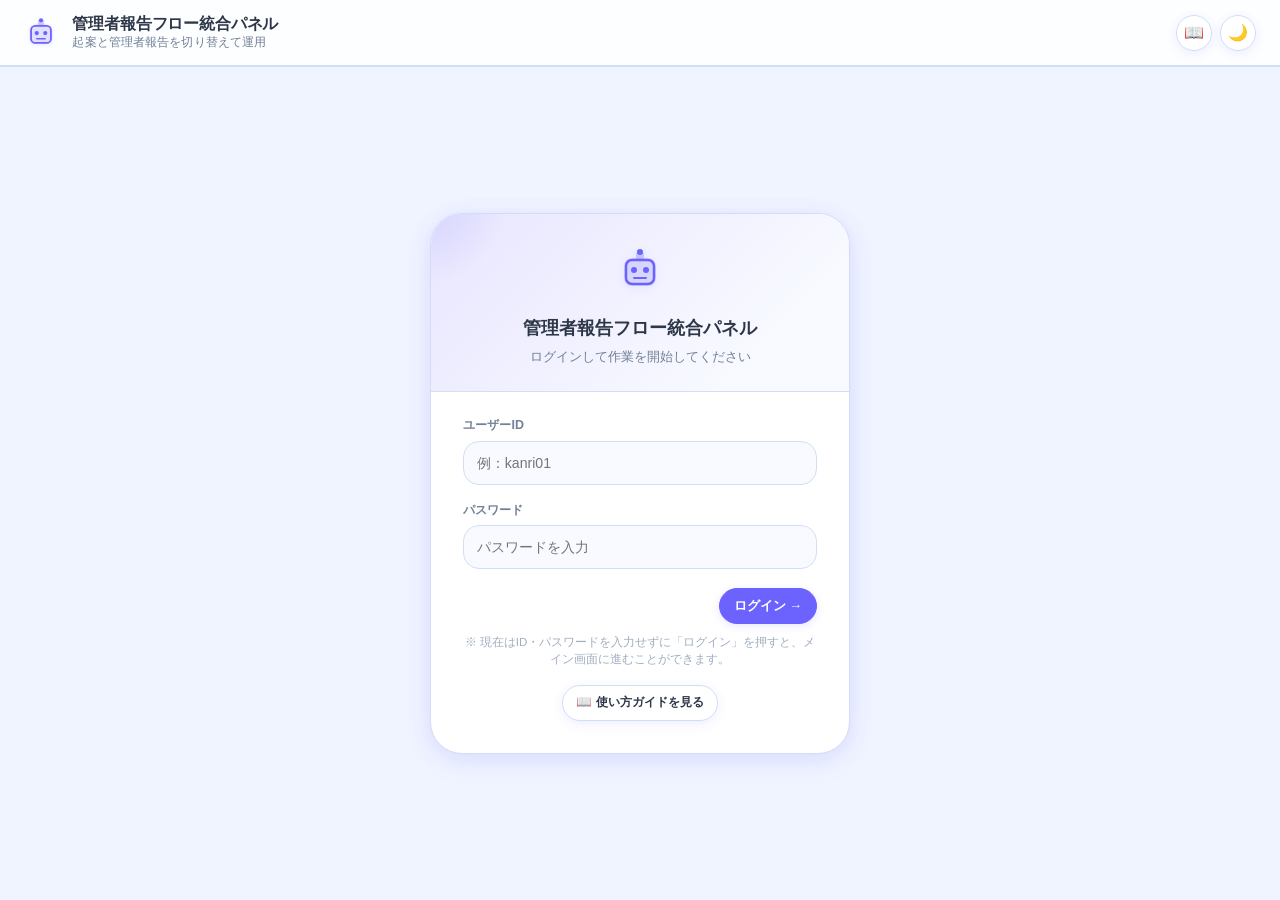
<file: index.html>
<!DOCTYPE html>
<html lang="ja" data-theme="light">
<head>
<meta charset="UTF-8" />
<meta name="viewport" content="width=device-width, initial-scale=1.0" />
<title>管理者報告フロー統合パネル - ログイン</title>
<link href="https://api.fontshare.com/v2/css?f[]=satoshi@400,500,700&display=swap" rel="stylesheet">
<link rel="stylesheet" href="common.css">
<style>
.login-wrap{display:flex;align-items:center;justify-content:center;flex:1;padding:1.5rem}
.login-card{background:var(--surface);border:1px solid var(--border);border-radius:var(--r-2xl);box-shadow:var(--shadow-md);max-width:420px;width:100%;overflow:hidden;animation:slideUp .4s cubic-bezier(.22,1,.36,1)}
.login-hd{padding:2rem 2rem 1.5rem;text-align:center;background:linear-gradient(135deg,var(--primary-light),var(--surface-2) 80%);border-bottom:1px solid var(--border);position:relative;overflow:hidden}
.login-hd::before{content:'';position:absolute;top:-50%;left:-20%;width:160px;height:160px;background:radial-gradient(circle,var(--primary-glow),transparent 70%);pointer-events:none}
.login-hd svg{width:48px;height:48px;color:var(--primary);filter:drop-shadow(0 2px 4px var(--primary-glow));margin-bottom:.8rem}
.login-hd h3{font-size:1.1rem;font-weight:700;margin-bottom:.3rem}
.login-hd p{font-size:.82rem;color:var(--muted);line-height:1.5}
.login-bd{padding:1.5rem 2rem 2rem}
.login-field{margin-bottom:1rem}
.login-field label{display:block;font-size:.78rem;font-weight:600;color:var(--muted);margin-bottom:.3rem;letter-spacing:.01em}
.login-field .input{width:100%;height:44px}
.login-btn-row{display:flex;justify-content:flex-end;gap:.6rem;margin-top:1.2rem}
.login-hint{margin-top:.6rem;font-size:.72rem;color:var(--faint);text-align:center;line-height:1.5}
.login-error{margin-top:.6rem;padding:.5rem .7rem;border-radius:var(--r-md);background:var(--error-soft);color:var(--error);font-size:.78rem;text-align:center;display:none}
.login-hd svg{animation:float 3s ease-in-out infinite}
@media(max-width:560px){
.login-card{max-width:100%}
.login-hd{padding:1.5rem 1.2rem 1.2rem}
.login-bd{padding:1.2rem}
}
</style>
</head>
<body>
<header class="topbar">
<div class="brand">
<svg viewBox="0 0 48 48" fill="none" aria-hidden="true">
<rect x="8" y="12" width="32" height="28" rx="8" fill="currentColor" opacity=".15"/>
<rect x="10" y="14" width="28" height="24" rx="6" stroke="currentColor" stroke-width="2.5"/>
<circle cx="18" cy="24" r="3" fill="currentColor"/>
<circle cx="30" cy="24" r="3" fill="currentColor"/>
<path d="M18 32h12" stroke="currentColor" stroke-width="2" stroke-linecap="round"/>
<rect x="20" y="6" width="8" height="8" rx="2" fill="currentColor" opacity=".3"/>
<circle cx="24" cy="6" r="3" fill="currentColor"/>
</svg>
<div>
<h1>管理者報告フロー統合パネル</h1>
<p>起案と管理者報告を切り替えて運用</p>
</div>
</div>
<div class="actions">
<button class="icon-btn" id="guideBtn" aria-label="使い方ガイド" onclick="location.href='https://morikawa001.github.io/kanri_flow/guide.html'" title="使い方ガイド">📖</button>
<button class="icon-btn" id="themeBtn" aria-label="テーマ切替">🌙</button>
</div>
</header>

<div class="login-wrap">
<div class="login-card">
<div class="login-hd">
<svg viewBox="0 0 48 48" fill="none" aria-hidden="true">
<rect x="8" y="12" width="32" height="28" rx="8" fill="currentColor" opacity=".15"/>
<rect x="10" y="14" width="28" height="24" rx="6" stroke="currentColor" stroke-width="2.5"/>
<circle cx="18" cy="24" r="3" fill="currentColor"/>
<circle cx="30" cy="24" r="3" fill="currentColor"/>
<path d="M18 32h12" stroke="currentColor" stroke-width="2" stroke-linecap="round"/>
<rect x="20" y="6" width="8" height="8" rx="2" fill="currentColor" opacity=".3"/>
<circle cx="24" cy="6" r="3" fill="currentColor"/>
</svg>
<h3>管理者報告フロー統合パネル</h3>
<p>ログインして作業を開始してください</p>
</div>
<div class="login-bd">
<div class="login-field">
<label for="loginUserId">ユーザーID</label>
<input type="text" class="input" id="loginUserId" placeholder="例：kanri01">
</div>
<div class="login-field">
<label for="loginPassword">パスワード</label>
<input type="password" class="input" id="loginPassword" placeholder="パスワードを入力">
</div>
<div class="login-error" id="loginError"></div>
<div class="login-btn-row">
<button class="primary-btn" id="loginBtn">ログイン →</button>
</div>
<div class="login-hint">※ 現在はID・パスワードを入力せずに「ログイン」を押すと、メイン画面に進むことができます。</div>
<div style="margin-top:1rem;text-align:center">
<button class="ghost-btn" onclick="location.href='https://morikawa001.github.io/kanri_flow/guide.html'" style="font-size:.78rem">📖 使い方ガイドを見る</button>
</div>
</div>
</div>
</div>

<script src="common.js?v=20260811"></script>
<script src="common-flow.js?v=20260824"></script>
<script src="common-csv.js?v=20260819"></script>
<script src="common-docx.js?v=20260902"></script>
<script src="common-ui.js?v=20260906"></script>
<script>
document.getElementById('loginBtn').addEventListener('click',function(){
window.location.href='https://morikawa001.github.io/kanri_flow/procedure.html';
});
</script>
</body>
</html>
</file>
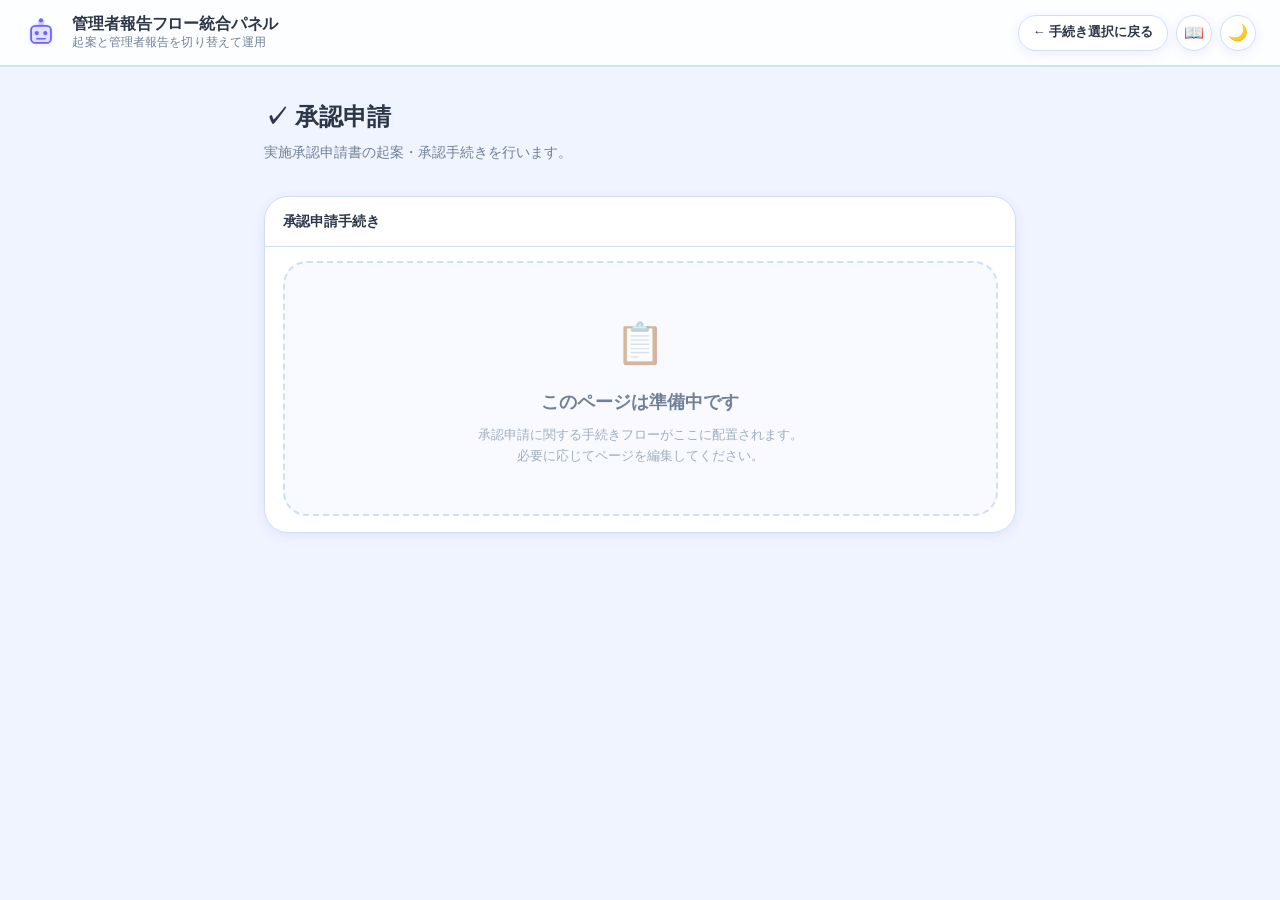
<file: approval.html>
<!DOCTYPE html>
<html lang="ja" data-theme="light">
<head>
<meta charset="UTF-8" />
<meta name="viewport" content="width=device-width, initial-scale=1.0" />
<title>承認申請 - 管理者報告フロー統合パネル</title>
<link href="https://api.fontshare.com/v2/css?f[]=satoshi@400,500,700&display=swap" rel="stylesheet">
<link rel="stylesheet" href="common.css">
<style>
.content-wrap{flex:1;padding:2rem 1.5rem;max-width:800px;width:100%;margin:0 auto}
.page-hd{margin-bottom:2rem;animation:slideUp .4s cubic-bezier(.22,1,.36,1)}
.page-hd h2{font-size:1.5rem;font-weight:700;margin-bottom:.3rem}
.page-hd p{color:var(--muted);font-size:.88rem;line-height:1.6}
.placeholder{padding:3rem 1.5rem;text-align:center;background:var(--surface-2);border:2px dashed var(--border);border-radius:var(--r-xl);animation:slideUp .6s cubic-bezier(.22,1,.36,1)}
.placeholder h3{font-size:1.1rem;color:var(--muted);margin-bottom:.5rem}
.placeholder p{font-size:.82rem;color:var(--faint);line-height:1.6}
.placeholder .icon{font-size:2.5rem;margin-bottom:.8rem;opacity:.5}
@media(max-width:560px){
.content-wrap{padding:1.2rem .85rem}
.page-hd h2{font-size:1.2rem}
}
</style>
</head>
<body>
<header class="topbar">
<div class="brand">
<svg viewBox="0 0 48 48" fill="none" aria-hidden="true">
<rect x="8" y="12" width="32" height="28" rx="8" fill="currentColor" opacity=".15"/>
<rect x="10" y="14" width="28" height="24" rx="6" stroke="currentColor" stroke-width="2.5"/>
<circle cx="18" cy="24" r="3" fill="currentColor"/>
<circle cx="30" cy="24" r="3" fill="currentColor"/>
<path d="M18 32h12" stroke="currentColor" stroke-width="2" stroke-linecap="round"/>
<rect x="20" y="6" width="8" height="8" rx="2" fill="currentColor" opacity=".3"/>
<circle cx="24" cy="6" r="3" fill="currentColor"/>
</svg>
<div>
<h1>管理者報告フロー統合パネル</h1>
<p>起案と管理者報告を切り替えて運用</p>
</div>
</div>
<div class="actions">
<button class="ghost-btn" onclick="location.href='https://morikawa001.github.io/kanri_flow/procedure.html'">← 手続き選択に戻る</button>
<button class="icon-btn" id="guideBtn" aria-label="使い方ガイド" onclick="location.href='https://morikawa001.github.io/kanri_flow/guide.html'" title="使い方ガイド">📖</button>
<button class="icon-btn" id="themeBtn" aria-label="テーマ切替">🌙</button>
</div>
</header>

<div class="content-wrap">
<div class="page-hd">
<h2>✓ 承認申請</h2>
<p>実施承認申請書の起案・承認手続きを行います。</p>
</div>
<div class="card">
<div class="card-hd"><h3>承認申請手続き</h3></div>
<div class="card-bd">
<div class="placeholder">
<div class="icon">📋</div>
<h3>このページは準備中です</h3>
<p>承認申請に関する手続きフローがここに配置されます。<br>必要に応じてページを編集してください。</p>
</div>
</div>
</div>
</div>

<script src="common.js?v=20260811"></script>
<script src="common-flow.js?v=20260824"></script>
<script src="common-csv.js?v=20260819"></script>
<script src="common-docx.js?v=20260902"></script>
<script src="common-ui.js?v=20260906"></script>
</body>
</html>
</file>
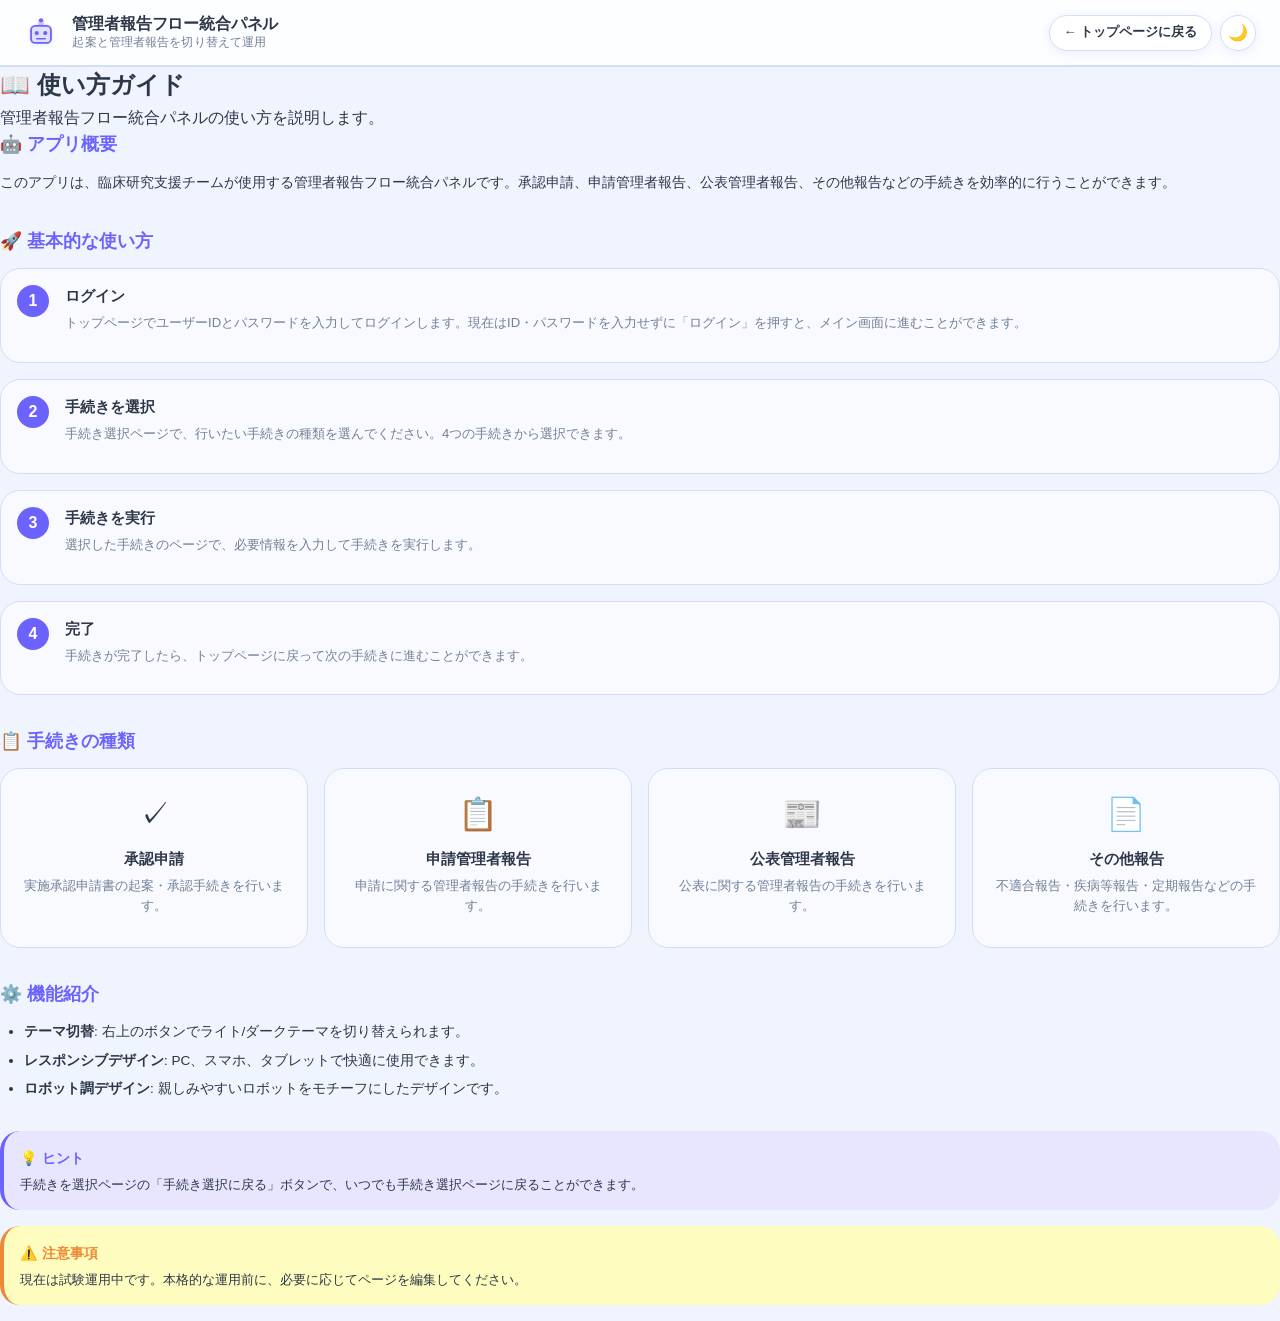
<file: guide.html>
<!DOCTYPE html>
<html lang="ja" data-theme="light">
<head>
<meta charset="UTF-8" />
<meta name="viewport" content="width=device-width, initial-scale=1.0" />
<title>使い方ガイド - 管理者報告フロー統合パネル</title>
<link href="https://api.fontshare.com/v2/css?f[]=satoshi@400,500,700&display=swap" rel="stylesheet">
<link rel="stylesheet" href="common.css">
<style>
.guide-section{margin-bottom:2rem}
.guide-section h3{font-size:1.1rem;font-weight:700;margin-bottom:.8rem;color:var(--primary);display:flex;align-items:center;gap:.5rem}
.guide-section p{font-size:.88rem;color:var(--text);line-height:1.7;margin-bottom:.8rem}
.guide-section ul{margin:.5rem 0 1rem;padding-left:1.5rem}
.guide-section li{font-size:.85rem;color:var(--text);line-height:1.6;margin-bottom:.4rem}

.step-list{display:grid;gap:1rem}
.step-item{display:flex;gap:1rem;align-items:flex-start;padding:1rem;background:var(--surface-2);border-radius:var(--r-lg);border:1px solid var(--border)}
.step-num{width:2rem;height:2rem;border-radius:50%;background:var(--primary);color:var(--inv);display:flex;align-items:center;justify-content:center;font-weight:700;flex-shrink:0}
.step-content h4{font-size:.92rem;font-weight:600;margin-bottom:.3rem}
.step-content p{font-size:.82rem;color:var(--muted);line-height:1.5}

.feature-grid{display:grid;grid-template-columns:repeat(auto-fit,minmax(250px,1fr));gap:1rem}
.feature-card{padding:1.2rem;background:var(--surface-2);border-radius:var(--r-lg);border:1px solid var(--border);text-align:center}
.feature-icon{font-size:2rem;margin-bottom:.5rem}
.feature-card h4{font-size:.92rem;font-weight:600;margin-bottom:.3rem}
.feature-card p{font-size:.82rem;color:var(--muted);line-height:1.5}

.tip-box{padding:1rem;background:var(--primary-light);border-radius:var(--r-lg);border-left:4px solid var(--primary);margin:1rem 0}
.tip-box h4{font-size:.88rem;font-weight:600;margin-bottom:.3rem;color:var(--primary)}
.tip-box p{font-size:.82rem;color:var(--text);line-height:1.5}

.warning-box{padding:1rem;background:var(--warn-soft);border-radius:var(--r-lg);border-left:4px solid var(--warn);margin:1rem 0}
.warning-box h4{font-size:.88rem;font-weight:600;margin-bottom:.3rem;color:var(--warn)}
.warning-box p{font-size:.82rem;color:var(--text);line-height:1.5}
</style>
</head>
<body>
<header class="topbar">
<div class="brand">
<svg viewBox="0 0 48 48" fill="none" aria-hidden="true">
<rect x="8" y="12" width="32" height="28" rx="8" fill="currentColor" opacity=".15"/>
<rect x="10" y="14" width="28" height="24" rx="6" stroke="currentColor" stroke-width="2.5"/>
<circle cx="18" cy="24" r="3" fill="currentColor"/>
<circle cx="30" cy="24" r="3" fill="currentColor"/>
<path d="M18 32h12" stroke="currentColor" stroke-width="2" stroke-linecap="round"/>
<rect x="20" y="6" width="8" height="8" rx="2" fill="currentColor" opacity=".3"/>
<circle cx="24" cy="6" r="3" fill="currentColor"/>
</svg>
<div>
<h1>管理者報告フロー統合パネル</h1>
<p>起案と管理者報告を切り替えて運用</p>
</div>
</div>
<div class="actions">
<button class="ghost-btn" onclick="location.href='https://morikawa001.github.io/kanri_flow/'">← トップページに戻る</button>
<button class="icon-btn" id="themeBtn" aria-label="テーマ切替">🌙</button>
</div>
</header>

<div class="content-wrap">
<div class="page-hd">
<h2>📖 使い方ガイド</h2>
<p>管理者報告フロー統合パネルの使い方を説明します。</p>
</div>

<div class="guide-section">
<h3>🤖 アプリ概要</h3>
<p>このアプリは、臨床研究支援チームが使用する管理者報告フロー統合パネルです。承認申請、申請管理者報告、公表管理者報告、その他報告などの手続きを効率的に行うことができます。</p>
</div>

<div class="guide-section">
<h3>🚀 基本的な使い方</h3>
<div class="step-list">
<div class="step-item">
<div class="step-num">1</div>
<div class="step-content">
<h4>ログイン</h4>
<p>トップページでユーザーIDとパスワードを入力してログインします。現在はID・パスワードを入力せずに「ログイン」を押すと、メイン画面に進むことができます。</p>
</div>
</div>
<div class="step-item">
<div class="step-num">2</div>
<div class="step-content">
<h4>手続きを選択</h4>
<p>手続き選択ページで、行いたい手続きの種類を選んでください。4つの手続きから選択できます。</p>
</div>
</div>
<div class="step-item">
<div class="step-num">3</div>
<div class="step-content">
<h4>手続きを実行</h4>
<p>選択した手続きのページで、必要情報を入力して手続きを実行します。</p>
</div>
</div>
<div class="step-item">
<div class="step-num">4</div>
<div class="step-content">
<h4>完了</h4>
<p>手続きが完了したら、トップページに戻って次の手続きに進むことができます。</p>
</div>
</div>
</div>
</div>

<div class="guide-section">
<h3>📋 手続きの種類</h3>
<div class="feature-grid">
<div class="feature-card">
<div class="feature-icon">✓</div>
<h4>承認申請</h4>
<p>実施承認申請書の起案・承認手続きを行います。</p>
</div>
<div class="feature-card">
<div class="feature-icon">📋</div>
<h4>申請管理者報告</h4>
<p>申請に関する管理者報告の手続きを行います。</p>
</div>
<div class="feature-card">
<div class="feature-icon">📰</div>
<h4>公表管理者報告</h4>
<p>公表に関する管理者報告の手続きを行います。</p>
</div>
<div class="feature-card">
<div class="feature-icon">📄</div>
<h4>その他報告</h4>
<p>不適合報告・疾病等報告・定期報告などの手続きを行います。</p>
</div>
</div>
</div>

<div class="guide-section">
<h3>⚙️ 機能紹介</h3>
<ul>
<li><strong>テーマ切替</strong>: 右上のボタンでライト/ダークテーマを切り替えられます。</li>
<li><strong>レスポンシブデザイン</strong>: PC、スマホ、タブレットで快適に使用できます。</li>
<li><strong>ロボット調デザイン</strong>: 親しみやすいロボットをモチーフにしたデザインです。</li>
</ul>
</div>

<div class="tip-box">
<h4>💡 ヒント</h4>
<p>手続きを選択ページの「手続き選択に戻る」ボタンで、いつでも手続き選択ページに戻ることができます。</p>
</div>

<div class="warning-box">
<h4>⚠️ 注意事項</h4>
<p>現在は試験運用中です。本格的な運用前に、必要に応じてページを編集してください。</p>
</div>
</div>

<script src="common.js?v=20260811"></script>
<script src="common-flow.js?v=20260824"></script>
<script src="common-csv.js?v=20260819"></script>
<script src="common-docx.js?v=20260902"></script>
<script src="common-ui.js?v=20260906"></script>
</body>
</html>
</file>
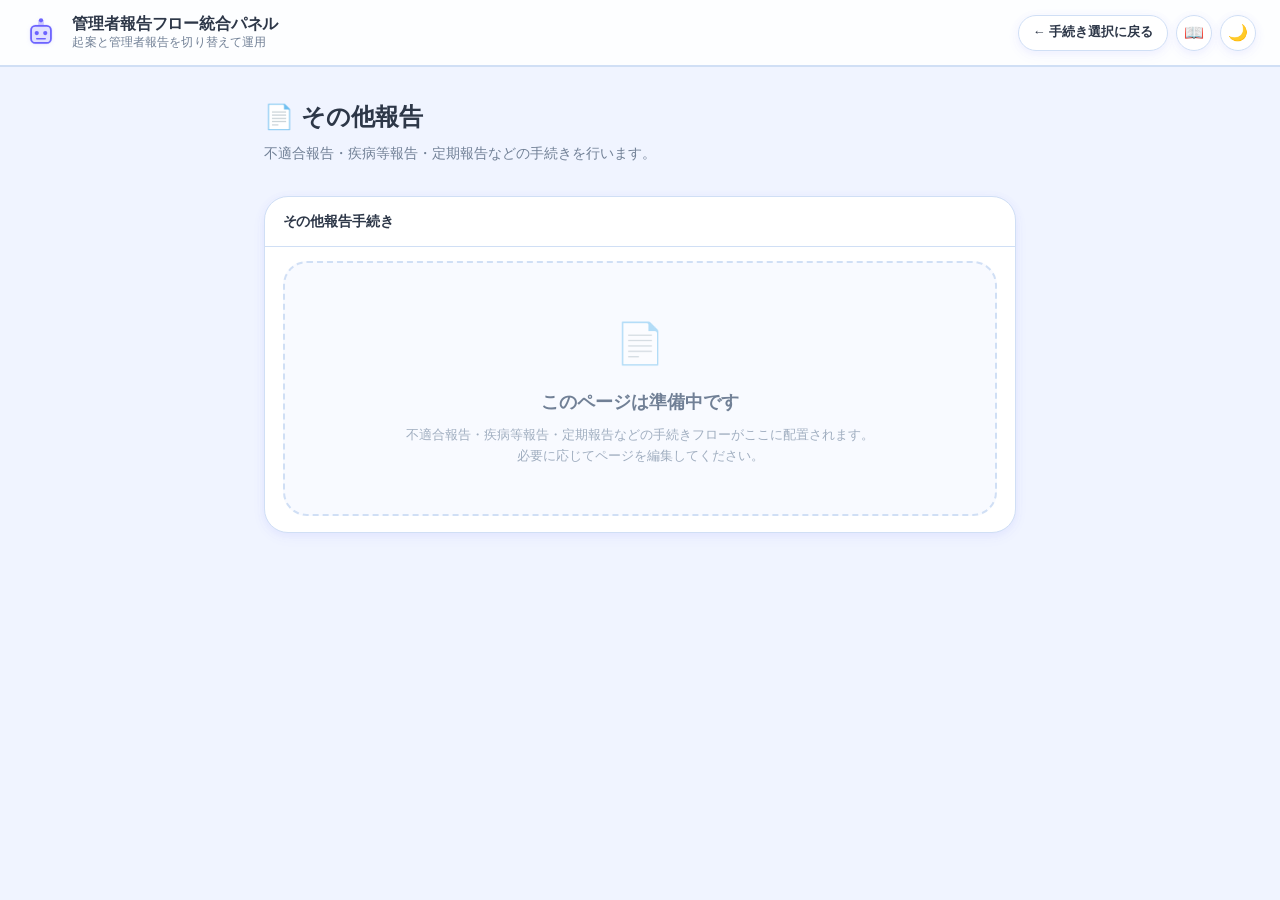
<file: other_report.html>
<!DOCTYPE html>
<html lang="ja" data-theme="light">
<head>
<meta charset="UTF-8" />
<meta name="viewport" content="width=device-width, initial-scale=1.0" />
<title>その他報告 - 管理者報告フロー統合パネル</title>
<link href="https://api.fontshare.com/v2/css?f[]=satoshi@400,500,700&display=swap" rel="stylesheet">
<link rel="stylesheet" href="common.css">
<style>
.content-wrap{flex:1;padding:2rem 1.5rem;max-width:800px;width:100%;margin:0 auto}
.page-hd{margin-bottom:2rem;animation:slideUp .4s cubic-bezier(.22,1,.36,1)}
.page-hd h2{font-size:1.5rem;font-weight:700;margin-bottom:.3rem}
.page-hd p{color:var(--muted);font-size:.88rem;line-height:1.6}
.placeholder{padding:3rem 1.5rem;text-align:center;background:var(--surface-2);border:2px dashed var(--border);border-radius:var(--r-xl);animation:slideUp .6s cubic-bezier(.22,1,.36,1)}
.placeholder h3{font-size:1.1rem;color:var(--muted);margin-bottom:.5rem}
.placeholder p{font-size:.82rem;color:var(--faint);line-height:1.6}
.placeholder .icon{font-size:2.5rem;margin-bottom:.8rem;opacity:.5}
@media(max-width:560px){
.content-wrap{padding:1.2rem .85rem}
.page-hd h2{font-size:1.2rem}
}
</style>
</head>
<body>
<header class="topbar">
<div class="brand">
<svg viewBox="0 0 48 48" fill="none" aria-hidden="true">
<rect x="8" y="12" width="32" height="28" rx="8" fill="currentColor" opacity=".15"/>
<rect x="10" y="14" width="28" height="24" rx="6" stroke="currentColor" stroke-width="2.5"/>
<circle cx="18" cy="24" r="3" fill="currentColor"/>
<circle cx="30" cy="24" r="3" fill="currentColor"/>
<path d="M18 32h12" stroke="currentColor" stroke-width="2" stroke-linecap="round"/>
<rect x="20" y="6" width="8" height="8" rx="2" fill="currentColor" opacity=".3"/>
<circle cx="24" cy="6" r="3" fill="currentColor"/>
</svg>
<div>
<h1>管理者報告フロー統合パネル</h1>
<p>起案と管理者報告を切り替えて運用</p>
</div>
</div>
<div class="actions">
<button class="ghost-btn" onclick="location.href='https://morikawa001.github.io/kanri_flow/procedure.html'">← 手続き選択に戻る</button>
<button class="icon-btn" id="guideBtn" aria-label="使い方ガイド" onclick="location.href='https://morikawa001.github.io/kanri_flow/guide.html'" title="使い方ガイド">📖</button>
<button class="icon-btn" id="themeBtn" aria-label="テーマ切替">🌙</button>
</div>
</header>

<div class="content-wrap">
<div class="page-hd">
<h2>📄 その他報告</h2>
<p>不適合報告・疾病等報告・定期報告などの手続きを行います。</p>
</div>
<div class="card">
<div class="card-hd"><h3>その他報告手続き</h3></div>
<div class="card-bd">
<div class="placeholder">
<div class="icon">📄</div>
<h3>このページは準備中です</h3>
<p>不適合報告・疾病等報告・定期報告などの手続きフローがここに配置されます。<br>必要に応じてページを編集してください。</p>
</div>
</div>
</div>
</div>

<script src="common.js?v=20260811"></script>
<script src="common-flow.js?v=20260824"></script>
<script src="common-csv.js?v=20260819"></script>
<script src="common-docx.js?v=20260902"></script>
<script src="common-ui.js?v=20260906"></script>
</body>
</html>
</file>
<file: common.css>
/* ============================================================
   共通CSS - 管理者報告フロー統合パネル
   全ページで使用するCSS変数と基本スタイル
   ============================================================ */

/* テーマ変数 */
:root,[data-theme="light"]{
--bg:#f0f4ff;--surface:#ffffff;--surface-2:#f8faff;--surface-3:#e8f0fe;--border:#d0dff5;
--text:#2d3748;--muted:#718096;--faint:#a0aec0;--inv:#ffffff;
--primary:#6c63ff;--primary-2:#5a52d5;--primary-light:#e8e6ff;--primary-glow:rgba(108,99,255,.15);
--success:#48bb78;--success-soft:#c6f6d5;--success-glow:rgba(72,187,120,.1);
--warn:#ed8936;--warn-soft:#fefcbf;
--error:#fc8181;--error-soft:#fed7d7;
--blue:#4299e1;--blue-soft:#bee3f8;
--robot-accent:#ff6b9d;--robot-accent-light:#fff0f6;
--shadow-sm:0 2px 8px rgba(108,99,255,.08),0 4px 16px rgba(108,99,255,.04);--shadow-md:0 4px 20px rgba(108,99,255,.12),0 8px 32px rgba(108,99,255,.06);--shadow-lg:0 8px 40px rgba(108,99,255,.16);
--r-sm:.75rem;--r-md:1rem;--r-lg:1.25rem;--r-xl:1.5rem;--r-2xl:2rem;--pill:9999px;
--font:'Satoshi','Hiragino Sans','Yu Gothic',-apple-system,sans-serif;
--flow-guide:#eef2ff;
}
[data-theme="dark"]{
--bg:#1a1f36;--surface:#252b42;--surface-2:#2d3555;--surface-3:#364063;--border:#4a5578;
--text:#e2e8f0;--muted:#a0aec0;--faint:#718096;--inv:#1a1f36;
--primary:#9f7aea;--primary-2:#b794f4;--primary-light:#2d2555;--primary-glow:rgba(159,122,234,.2);
--success:#68d391;--success-soft:#1c3a2a;--success-glow:rgba(104,211,145,.15);
--warn:#f6ad55;--warn-soft:#4a3728;
--error:#fc8181;--error-soft:#4a2828;
--blue:#63b3ed;--blue-soft:#253341;
--robot-accent:#ff6b9d;--robot-accent-light:#3d2535;
--shadow-sm:0 2px 8px rgba(0,0,0,.3),0 4px 16px rgba(0,0,0,.2);--shadow-md:0 4px 20px rgba(0,0,0,.35),0 8px 32px rgba(0,0,0,.25);--shadow-lg:0 8px 40px rgba(0,0,0,.4);
--flow-guide:#1e2547;
}

/* リセット・基本 */
*{box-sizing:border-box;margin:0;padding:0}
body{font-family:var(--font);background:var(--bg);color:var(--text);line-height:1.6;min-height:100vh;display:flex;flex-direction:column;-webkit-font-smoothing:antialiased;-moz-osx-font-smoothing:grayscale}
button,input,select,textarea{font:inherit}
button{cursor:pointer;border:none;background:none;color:inherit}
::selection{background:var(--primary);color:var(--inv)}

/* トップバー */
.topbar{position:sticky;top:0;z-index:20;display:flex;justify-content:space-between;align-items:center;gap:1rem;padding:.85rem 1.5rem;background:color-mix(in srgb,var(--surface) 85%,transparent);backdrop-filter:blur(16px) saturate(1.4);border-bottom:1px solid var(--border);box-shadow:0 1px 0 var(--border)}
.brand{display:flex;gap:.9rem;align-items:center}
.brand svg{width:34px;height:34px;color:var(--primary);filter:drop-shadow(0 1px 2px var(--primary-glow))}
.brand h1{font-size:1rem;line-height:1.2;font-weight:700;letter-spacing:-.01em}
.brand p{font-size:.74rem;color:var(--muted);letter-spacing:.01em}
.actions{display:flex;gap:.5rem;align-items:center;flex-wrap:wrap;justify-content:flex-end;min-width:0}
.actions > .mode-group{flex:0 0 auto;white-space:nowrap}
.actions > button{flex:0 0 auto;white-space:nowrap;min-width:max-content}

/* ボタン共通 */
.icon-btn{width:36px;height:36px;display:grid;place-items:center;background:var(--surface);border:1px solid var(--border);box-shadow:var(--shadow-sm);border-radius:var(--pill);transition:all .2s cubic-bezier(.4,0,.2,1)}
.icon-btn:hover{background:var(--surface-3);border-color:var(--faint);transform:translateY(-1px);box-shadow:var(--shadow-md)}
.ghost-btn{min-height:36px;padding:0 .85rem;font-size:.8rem;font-weight:600;border:1px solid var(--border);background:var(--surface);box-shadow:var(--shadow-sm);border-radius:var(--pill);transition:all .2s cubic-bezier(.4,0,.2,1)}
.ghost-btn:hover{background:var(--surface-3);border-color:var(--faint);transform:translateY(-1px);box-shadow:var(--shadow-md)}
.primary-btn{border-radius:var(--pill);transition:all .2s cubic-bezier(.4,0,.2,1);min-height:36px;padding:0 .85rem;font-size:.8rem;font-weight:600;border:1px solid var(--primary);background:var(--primary);color:var(--inv);box-shadow:0 2px 8px var(--primary-glow)}
.primary-btn:hover{background:var(--primary-2);border-color:var(--primary-2);box-shadow:0 4px 16px var(--primary-glow);transform:translateY(-1px)}
.primary-btn:active{transform:translateY(0)}
.chip-btn{border-radius:var(--pill);transition:all .2s cubic-bezier(.4,0,.2,1);min-height:36px;padding:0 .85rem;font-size:.8rem;font-weight:600;border:1px solid var(--border);background:var(--surface);box-shadow:var(--shadow-sm)}
.chip-btn.active-mode{background:var(--primary);color:var(--inv);border-color:var(--primary);box-shadow:0 2px 8px var(--primary-glow)}
.chip-btn:not(.active-mode):hover,.ghost-btn:hover,.icon-btn:hover{background:var(--surface-3);border-color:var(--faint);transform:translateY(-1px);box-shadow:var(--shadow-md)}
.chip-btn:not(.active-mode):active,.ghost-btn:active,.icon-btn:active{transform:translateY(0)}

/* 入力フォーム */
.input,.select,.textarea{width:100%;background:var(--surface-2);border:1px solid var(--border);color:var(--text);border-radius:var(--r-md);padding:.65rem .8rem;min-height:40px;transition:border-color .2s,box-shadow .2s;font-size:.88rem}
.input:focus,.select:focus,.textarea:focus{outline:none;border-color:var(--primary);box-shadow:0 0 0 3px var(--primary-glow)}
.textarea{min-height:88px;resize:vertical}
.field label{display:block;font-size:.75rem;font-weight:600;color:var(--muted);margin-bottom:.25rem;letter-spacing:.01em}
.help{margin-top:.25rem;font-size:.72rem;color:var(--faint);line-height:1.4}
.readonly{background:var(--primary-light);color:var(--primary);font-weight:600}

/* カード */
.card,.panel{background:var(--surface);border:1px solid var(--border);border-radius:var(--r-xl);box-shadow:var(--shadow-sm);transition:box-shadow .2s ease}
.card:hover{box-shadow:var(--shadow-md)}
.card-hd,.panel-hd{padding:.85rem 1.1rem;border-bottom:1px solid var(--border);display:flex;justify-content:space-between;align-items:center;gap:.6rem}
.card-hd h3,.panel-hd h3{font-size:.85rem;font-weight:600;letter-spacing:-.01em}
.card-bd,.panel-bd{padding:.9rem 1.1rem 1rem}

/* ヘッダー */
.headline{padding:1rem 1.5rem .35rem;position:relative}
.headline::after{content:'';position:absolute;bottom:0;left:1.5rem;right:1.5rem;height:1px;background:linear-gradient(90deg,var(--border),transparent)}
.headline h2{font-size:1.2rem;line-height:1.25;margin-bottom:.2rem;letter-spacing:-.02em;font-weight:700}
.headline p{color:var(--muted);font-size:.82rem;max-width:80ch;line-height:1.5}

/* フローガイド */
.flow-guide{display:flex;gap:0;align-items:center;padding:.6rem 1.5rem;background:var(--flow-guide);border-bottom:1px solid var(--border);font-size:.72rem;color:var(--muted);overflow-x:auto;white-space:nowrap}
.flow-guide .flow-step{display:inline-flex;align-items:center;gap:.3rem;padding:.25rem .6rem;border-radius:var(--pill);transition:all .2s ease}
.flow-guide .flow-step.current{background:var(--primary-light);color:var(--primary);font-weight:700}
.flow-guide .flow-step.done{color:var(--success);font-weight:600}
.flow-guide .flow-arrow{margin:0 .15rem;color:var(--faint);font-size:.65rem;flex:0 0 auto}

/* メインエリア */
.main{display:grid;grid-template-columns:1.3fr 1fr;gap:1.5rem;padding:0 1.5rem 1.5rem;align-items:start}

/* ヒーローボックス */
.hero-box{padding:1rem 1.1rem .9rem;background:linear-gradient(135deg,var(--primary-light),var(--surface-2) 80%);border-bottom:1px solid var(--border);display:flex;gap:.9rem;align-items:flex-start;border-radius:var(--r-xl) var(--r-xl) 0 0;position:relative;overflow:hidden}
.hero-box::before{content:'';position:absolute;top:-50%;right:-20%;width:200px;height:200px;background:radial-gradient(circle,var(--primary-glow),transparent 70%);pointer-events:none}
.hero-num{width:2.2rem;height:2.2rem;border-radius:50%;background:var(--primary);color:var(--inv);display:grid;place-items:center;font-weight:700;flex:0 0 auto;font-size:.9rem;box-shadow:0 2px 8px var(--primary-glow);position:relative;z-index:1}
.hero-box h3{font-size:1.05rem;line-height:1.2;margin-bottom:.2rem;font-weight:600}
.hero-box p{font-size:.8rem;color:var(--muted);line-height:1.5}
.hero-tags{display:flex;gap:.35rem;flex-wrap:wrap;margin-top:.5rem;position:relative;z-index:1}

/* タグ */
.tag{display:inline-flex;align-items:center;gap:.3rem;height:24px;padding:0 .55rem;border-radius:var(--pill);font-size:.67rem;font-weight:600}
.tag.primary{background:var(--primary-light);color:var(--primary)}
.tag.success{background:var(--success-soft);color:var(--success)}
.tag.warn{background:var(--warn-soft);color:var(--warn)}
.tag.blue{background:var(--blue-soft);color:var(--blue)}

/* チェックリスト */
.checklist{display:grid;gap:.5rem}
.checkitem{display:flex;gap:.7rem;align-items:flex-start;padding:.65rem .8rem;border:1px solid var(--border);background:var(--surface-2);border-radius:var(--r-lg);transition:all .2s ease}
.checkitem:hover{border-color:var(--faint)}
.checkitem.checked{background:var(--success-soft);border-color:var(--success)}
.checkitem input{width:1.05rem;height:1.05rem;accent-color:var(--primary);margin-top:.15rem;flex:0 0 auto;cursor:pointer}
.checkitem strong{display:block;font-size:.82rem;margin-bottom:.06rem;font-weight:600;line-height:1.3}
.checkitem span{font-size:.73rem;color:var(--muted);line-height:1.4}

/* グリッド */
.grid-2{display:grid;grid-template-columns:1fr 1fr;gap:.75rem}
.grid-3{display:grid;grid-template-columns:1fr 1fr 1fr;gap:.75rem}
.grid-4{display:grid;grid-template-columns:1fr 1fr 1fr 1fr;gap:.75rem}

/* テンプレートブロック */
.template-block{display:grid;gap:.7rem}
.template-card{padding:.85rem .95rem;border-radius:var(--r-lg);background:var(--surface-2);border:1px solid var(--border);transition:all .2s ease}
.template-card:hover{border-color:var(--faint)}
.template-card h4{font-size:.82rem;margin-bottom:.35rem;font-weight:600}
.mono{font-family:ui-monospace,'SF Mono',SFMono-Regular,Menlo,Consolas,monospace;font-size:.74rem;white-space:pre-wrap;word-break:break-word;line-height:1.5;color:var(--muted)}

/* CSV・Excelドロップゾーン */
.csv-dropzone{border:2px dashed var(--border);border-radius:var(--r-lg);padding:.6rem .7rem;background:var(--surface);transition:all .2s ease}
.csv-dropzone:hover{border-color:var(--primary)}
.csv-dropzone.drop-active{border-color:var(--primary);background:var(--primary-light);box-shadow:0 0 0 3px var(--primary-glow)}

/* KPI */
.kpi-row{display:grid;grid-template-columns:1fr 1fr 1fr;gap:.45rem}
.kpi{padding:.6rem .65rem;background:var(--surface-2);border-radius:var(--r-md);border:1px solid var(--border);transition:all .2s ease;text-align:center}
.kpi:hover{border-color:var(--faint);transform:translateY(-1px);box-shadow:var(--shadow-sm)}
.kpi strong{display:block;font-size:1.05rem;line-height:1;margin-bottom:.1rem;font-weight:700;letter-spacing:-.02em}
.kpi span{font-size:.65rem;color:var(--muted);font-weight:500}

/* リスト */
.map-list,.note-list,.file-list{display:grid;gap:.45rem}
.map-item,.note,.file-row{padding:.65rem .7rem;border-radius:var(--r-md);background:var(--surface-2);border:1px solid transparent;font-size:.78rem;transition:all .2s ease}
.map-item.active{background:var(--primary-light);color:var(--primary);border-color:var(--primary);font-weight:600;box-shadow:0 0 0 1px var(--primary)}
.map-item.done{background:var(--success-soft);color:var(--success)}
.map-item:not(.active):not(.done):hover{background:var(--surface-3)}
.file-row strong{display:block;font-size:.78rem;margin-bottom:.1rem;font-weight:600}
.file-row span{font-size:.7rem;color:var(--muted)}
.note.warn{background:var(--warn-soft);color:var(--warn)}
.note.info{border:1px solid var(--border);background:var(--surface-2)}

/* バッジ */
.badge{display:inline-flex;align-items:center;height:22px;padding:0 .5rem;border-radius:var(--pill);font-size:.68rem;font-weight:600;background:var(--surface-3);color:var(--muted);white-space:nowrap}
.small{font-size:.74rem;color:var(--muted)}
code{background:var(--surface-3);padding:.1em .35em;border-radius:var(--r-sm);font-size:.82em;font-family:ui-monospace,'SF Mono',Menlo,Consolas,monospace}
kbd{display:inline-block;padding:.15em .45em;font-size:.78em;font-family:ui-monospace,'SF Mono',Menlo,Consolas,monospace;background:var(--surface-3);border:1px solid var(--border);border-radius:var(--r-sm);box-shadow:0 1px 0 var(--border)}

/* ピックアップ行 */
.row-pick{display:flex;gap:.7rem;align-items:flex-start;padding:.7rem .75rem;border:1px solid var(--border);background:var(--surface-2);border-radius:var(--r-lg);transition:all .2s ease;cursor:pointer}
.row-pick:hover{border-color:var(--faint);background:var(--surface-3)}
.row-pick.selected{background:var(--primary-light);border-color:var(--primary);box-shadow:0 0 0 1px var(--primary)}
.row-pick input[type="checkbox"]{width:1.05rem;height:1.05rem;accent-color:var(--primary);margin-top:.18rem;flex:0 0 auto;cursor:pointer}
.row-pick-main{flex:1 1 auto;min-width:0}
.row-pick-main strong{display:block;font-size:.8rem;margin-bottom:.1rem;font-weight:600}
.row-pick-main span{display:block;font-size:.72rem;color:var(--muted);line-height:1.4}
.row-pick-grid{display:grid;grid-template-columns:repeat(auto-fill,minmax(170px,1fr));gap:.2rem .9rem;margin-top:.35rem}
.row-pick-grid .rp-item{display:flex;gap:.4rem;align-items:baseline;font-size:.72rem;line-height:1.5;min-width:0;color:var(--text)}
.row-pick-grid .rp-item em{font-style:normal;color:var(--faint);white-space:nowrap;flex:0 0 auto}
.row-pick-grid .rp-item b{font-weight:600;overflow:hidden;text-overflow:ellipsis;white-space:nowrap}

/* 成功バナー */
.success-banner{padding:2.5rem 1.5rem;text-align:center;background:linear-gradient(135deg,var(--success-soft),var(--surface-2));border:1px solid var(--success);border-radius:var(--r-2xl);box-shadow:0 4px 20px var(--success-glow)}
.success-banner h3{font-size:1.5rem;color:var(--success);margin:.5rem 0;font-weight:700}

/* CTA行 */
.cta-row{display:flex;justify-content:space-between;align-items:center;gap:1rem;padding:.85rem 1.1rem;background:var(--surface-3);border-top:1px solid var(--border);border-radius:0 0 var(--r-xl) var(--r-xl)}
.cta-row .hint{font-size:.74rem;color:var(--muted)}

/* アニメーション */
@keyframes slideUp{from{opacity:0;transform:translateY(30px) scale(.95)}to{opacity:1;transform:translateY(0) scale(1)}}
@keyframes float{0%,100%{transform:translateY(0)}50%{transform:translateY(-5px)}}
@keyframes pulse{0%,100%{transform:scale(1)}50%{transform:scale(1.05)}}
@keyframes fadeIn{from{opacity:0}to{opacity:1}}
.brand svg{animation:float 3s ease-in-out infinite}

/* モードグループ */
.mode-group{display:flex;gap:0;border-radius:var(--pill);border:1px solid var(--border);overflow:hidden;box-shadow:var(--shadow-sm);flex:1 1 auto;min-width:0}
.mode-group .chip-btn{flex:1 1 0;min-width:0;text-align:center;border:none;border-radius:0;min-height:36px;padding:.45rem 1.1rem;font-size:.82rem;position:relative;white-space:nowrap}
.mode-group .chip-btn.active-mode{background:var(--primary);color:var(--inv);font-weight:700}
.mode-group .chip-btn:not(.active-mode){background:var(--surface);color:var(--muted)}
.mode-group .chip-btn:not(.active-mode):hover{background:var(--surface-3);color:var(--text)}
.mode-group .chip-btn+.chip-btn{border-left:1px solid var(--border)}

/* AI結果エリア */
.ai-result-card{background:var(--surface);border:1px solid var(--border);border-radius:var(--r-lg);padding:1.2rem;margin-top:.8rem;animation:slideUp .3s ease}
.ai-result-header{display:flex;align-items:center;gap:.8rem;margin-bottom:.8rem}
.ai-badge{background:var(--primary);color:var(--inv);padding:.3rem .8rem;border-radius:var(--pill);font-size:.82rem;font-weight:700}
.ai-confidence{font-size:.78rem;color:var(--muted)}
.ai-result-reason{font-size:.85rem;color:var(--text);line-height:1.5;margin-bottom:.8rem;padding-bottom:.8rem;border-bottom:1px solid var(--border)}
.ai-result-details{display:grid;grid-template-columns:repeat(auto-fit,minmax(200px,1fr));gap:.5rem;margin-bottom:1rem}
.ai-detail{font-size:.82rem;padding:.4rem .6rem;background:var(--surface-2);border-radius:var(--r-sm)}
.ai-detail strong{color:var(--primary);margin-right:.3rem}
.ai-result-actions{display:flex;justify-content:flex-end}
.ai-action-btn{background:var(--primary);color:var(--inv);padding:.6rem 1.2rem;border-radius:var(--pill);font-size:.82rem;font-weight:700;border:none;cursor:pointer;transition:all .2s ease}
.ai-action-btn:hover{background:var(--primary-2);transform:translateY(-1px)}
.ai-loading{color:var(--primary);text-align:center;padding:1rem}
.ai-error{color:var(--error);background:var(--error-soft);border:1px solid var(--error);padding:.6rem .9rem;border-radius:var(--r-md);font-size:.8rem}
.ai-warn{color:var(--warn);background:var(--warn-soft);border:1px solid var(--warn);padding:.6rem .9rem;border-radius:var(--r-md);font-size:.8rem}

/* レスポンシブ */
@media(max-width:1280px){.main{grid-template-columns:1.1fr 1fr}}
@media(max-width:920px){
.main{grid-template-columns:1fr}
.topbar{flex-wrap:wrap}
.actions{flex:1 1 100%;justify-content:flex-start}
.grid-2,.grid-3,.grid-4{grid-template-columns:1fr}
.flow-guide{padding:.5rem .85rem;gap:.2rem;scroll-snap-type:x mandatory;-webkit-overflow-scrolling:touch}
.flow-guide .flow-step{scroll-snap-align:start;font-size:.68rem;padding:.3rem .5rem}
.flow-guide .flow-arrow{font-size:.55rem;margin:0 .08rem}
}
@media(max-width:768px){
.grid-4{grid-template-columns:1fr 1fr}
}
@media(max-width:560px){
.topbar,.headline,.main{padding-left:.85rem;padding-right:.85rem}
.topbar{flex-wrap:wrap;gap:.5rem;padding-top:.6rem;padding-bottom:.6rem}
.brand{flex:1 1 auto;min-width:0}
.brand > div{min-width:0}
.brand h1{font-size:.88rem;white-space:nowrap;overflow:hidden;text-overflow:ellipsis}
.brand p{display:none}
.actions{flex:1 1 100%;flex-wrap:wrap;justify-content:flex-start}
.mode-group{flex:1 1 auto}
.mode-group .chip-btn{padding:.4rem .8rem;font-size:.76rem}
.cta-row{flex-direction:column;gap:.7rem;padding:.8rem}
.cta-row .hint{font-align:center}
.icon-btn{width:44px;height:44px}
.chip-btn,.ghost-btn,.primary-btn{min-height:44px}
.checkitem{padding:.7rem .75rem}
.row-pick{padding:.65rem .7rem}
.template-card{padding:.75rem .8rem}
.card-hd,.panel-hd{padding:.8rem 1rem}
.card-bd,.panel-bd{padding:.8rem 1rem}
.hero-box{padding:.85rem 1rem .8rem}
.kpi-row{grid-template-columns:1fr}
.grid-4{grid-template-columns:1fr 1fr}
}
</file>
